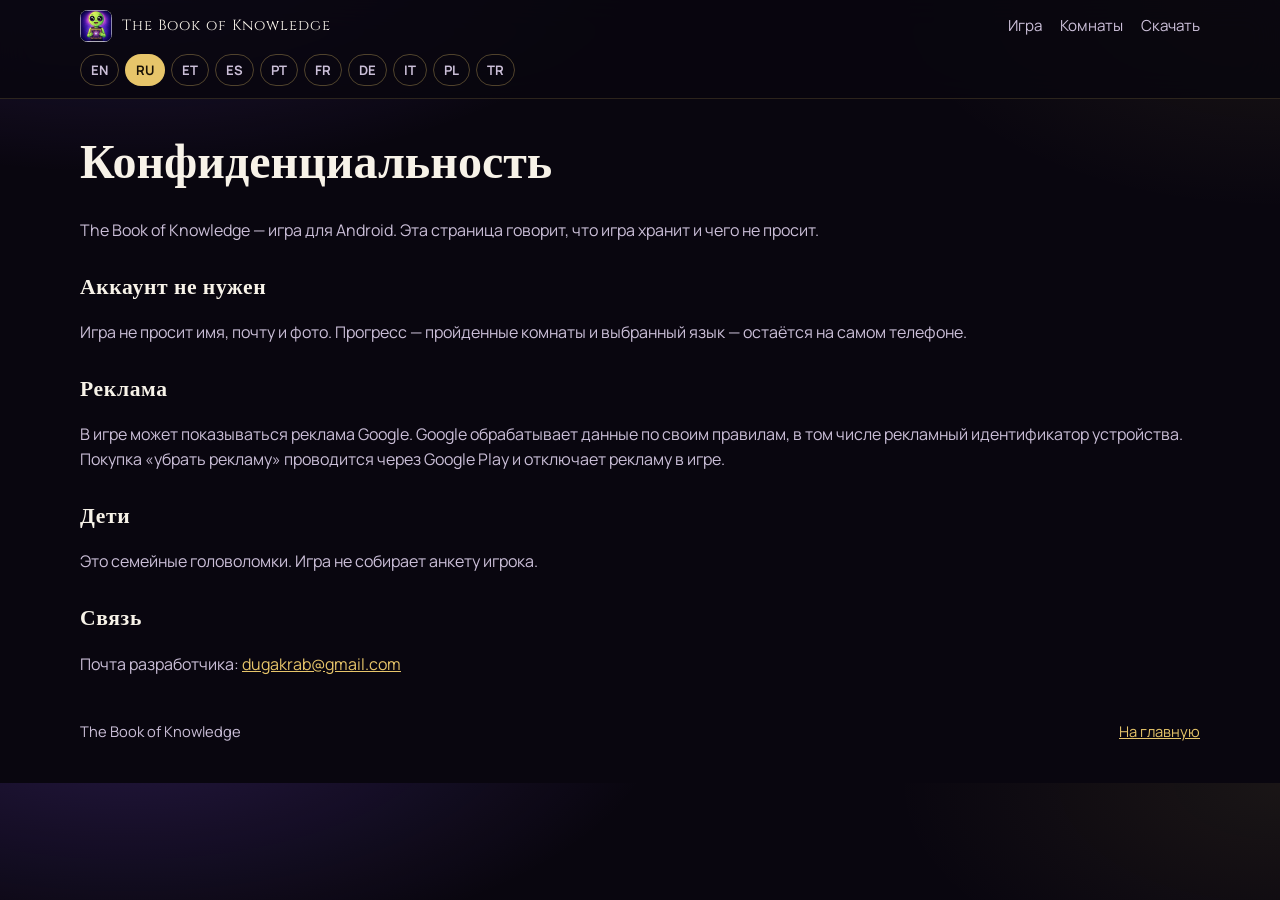
<file: the-book-of-knowledge/privacy.html>
<!DOCTYPE html>
<html lang="ru">
<head>
  <meta charset="utf-8">
  <meta name="viewport" content="width=device-width, initial-scale=1">
  <title>The Book of Knowledge — Конфиденциальность</title>
  <meta name="theme-color" content="#09060f">
  <link rel="icon" href="img/icon.png" type="image/png">
  <link rel="preconnect" href="https://fonts.googleapis.com">
  <link rel="preconnect" href="https://fonts.gstatic.com" crossorigin>
  <link href="https://fonts.googleapis.com/css2?family=Cinzel:wght@600;700&family=Manrope:wght@400;600;700&display=swap" rel="stylesheet">
  <link rel="stylesheet" href="css/style.css?v=10">
</head>
<body>
  <header class="site-header">
    <div class="wrap">
      <a class="brand" href="index.html">
        <img src="img/icon.png" alt="">
        <span class="brand-name">The Book of Knowledge</span>
      </a>
      <button class="menu-btn" type="button" aria-expanded="false" aria-controls="nav">
        <span data-i18n="menu">Меню</span>
      </button>
      <nav class="nav" id="nav">
        <a href="index.html#story" data-i18n="navGame">Игра</a>
        <a href="index.html#rooms" data-i18n="navRooms">Комнаты</a>
        <a href="index.html#download" data-i18n="navDownload">Скачать</a>
      </nav>
      <div class="langs" role="group" aria-label="Language">
        <button type="button" data-lang="en">EN</button>
        <button type="button" data-lang="ru" aria-pressed="true">RU</button>
        <button type="button" data-lang="et">ET</button>
        <button type="button" data-lang="es">ES</button>
        <button type="button" data-lang="pt">PT</button>
        <button type="button" data-lang="fr">FR</button>
        <button type="button" data-lang="de">DE</button>
        <button type="button" data-lang="it">IT</button>
        <button type="button" data-lang="pl">PL</button>
        <button type="button" data-lang="tr">TR</button>
      </div>
    </div>
  </header>

  <main class="wrap policy" id="main">
    <h1 data-i18n="privacyTitle">Конфиденциальность</h1>
    <p data-i18n="privacyIntro">The Book of Knowledge — игра для Android. Эта страница говорит, что игра хранит и чего не просит.</p>

    <h2 data-i18n="privacyAccount">Аккаунт не нужен</h2>
    <p data-i18n="privacyAccountText">Игра не просит имя, почту и фото. Прогресс — пройденные комнаты и выбранный язык — остаётся на самом телефоне.</p>

    <h2 data-i18n="privacyAds">Реклама</h2>
    <p data-i18n="privacyAdsText">В игре может показываться реклама Google. Google обрабатывает данные по своим правилам, в том числе рекламный идентификатор устройства. Покупка «убрать рекламу» проводится через Google Play и отключает рекламу в игре.</p>

    <h2 data-i18n="privacyKids">Дети</h2>
    <p data-i18n="privacyKidsText">Это семейные головоломки. Игра не собирает анкету игрока.</p>

    <h2 data-i18n="privacyContact">Связь</h2>
    <p><span data-i18n="privacyMail">Почта разработчика:</span> <a href="mailto:dugakrab@gmail.com">dugakrab@gmail.com</a></p>
  </main>

  <footer class="site-footer">
    <div class="wrap">
      <span>The Book of Knowledge</span>
      <a href="index.html" data-i18n="homeLink">На главную</a>
    </div>
  </footer>
  <script src="js/i18n.js"></script>
  <script src="js/main.js"></script>
</body>
</html>
</file>
<file: the-book-of-knowledge/css/style.css>
:root {
  --bg: #09060f;
  --bg-2: #140c22;
  --ink: #f7f2e8;
  --muted: #cbbfd8;
  --gold: #e7c56a;
  --gold-deep: #8d6424;
  --line: rgba(231, 197, 106, 0.32);
  --card: rgba(16, 10, 28, 0.78);
  --violet: #8a5cff;
  --header: 72px;
  --max: 1120px;
}

* { box-sizing: border-box; }
html { scroll-behavior: smooth; }
body {
  margin: 0;
  color: var(--ink);
  background:
    radial-gradient(900px 420px at 10% -10%, rgba(138, 92, 255, 0.22), transparent 60%),
    radial-gradient(700px 380px at 100% 0%, rgba(231, 197, 106, 0.08), transparent 55%),
    var(--bg);
  font-family: Manrope, "Segoe UI", sans-serif;
  line-height: 1.55;
}
img { max-width: 100%; display: block; }
a { color: inherit; }
button, a { -webkit-tap-highlight-color: transparent; }

.skip {
  position: absolute;
  left: 12px;
  top: -40px;
  background: var(--gold);
  color: #1a1206;
  padding: 8px 12px;
  z-index: 20;
}
.skip:focus { top: 12px; }

.wrap {
  width: min(var(--max), calc(100% - 32px));
  margin: 0 auto;
}

.site-header {
  position: sticky;
  top: 0;
  z-index: 10;
  height: auto;
  padding: 10px 0 12px;
  backdrop-filter: blur(16px);
  background: rgba(9, 6, 15, 0.86);
  border-bottom: 1px solid rgba(231, 197, 106, 0.16);
}
.site-header .wrap {
  display: flex;
  align-items: center;
  flex-wrap: wrap;
  gap: 12px 18px;
}
.brand {
  display: flex;
  align-items: center;
  gap: 10px;
  text-decoration: none;
  font-family: Cinzel, Georgia, serif;
  letter-spacing: 0.06em;
  font-size: 0.92rem;
  white-space: nowrap;
}
.brand img { width: 32px; height: 32px; border-radius: 8px; }
.nav {
  display: flex;
  gap: 18px;
  margin-left: auto;
}
.nav a {
  text-decoration: none;
  color: var(--muted);
  font-size: 0.95rem;
}
.nav a:hover { color: var(--ink); }
.langs {
  flex: 1 1 100%;
  display: flex;
  flex-wrap: wrap;
  gap: 6px;
}
.langs button {
  background: transparent;
  color: var(--muted);
  border: 1px solid var(--line);
  border-radius: 999px;
  padding: 5px 10px;
  font: inherit;
  font-size: 0.82rem;
  font-weight: 700;
  cursor: pointer;
}
.langs button[aria-pressed="true"] {
  background: var(--gold);
  color: #1a1206;
}
.menu-btn {
  display: none;
  margin-left: auto;
  background: transparent;
  color: var(--ink);
  border: 1px solid var(--line);
  border-radius: 10px;
  padding: 8px 10px;
  cursor: pointer;
}

.hero {
  display: grid;
  grid-template-columns: 1.05fr 0.95fr;
  min-height: calc(100svh - var(--header));
  border-bottom: 1px solid rgba(231, 197, 106, 0.12);
}
.hero-copy {
  display: flex;
  flex-direction: column;
  justify-content: center;
  padding: 56px 6vw 64px;
}
.kicker {
  margin: 0 0 14px;
  color: var(--gold);
  letter-spacing: 0.16em;
  text-transform: uppercase;
  font-size: 0.78rem;
  font-weight: 700;
}
.hero h1 {
  margin: 0;
  font-family: Cinzel, Georgia, serif;
  font-size: clamp(2.6rem, 5.4vw, 4.6rem);
  line-height: 0.92;
  letter-spacing: 0.03em;
  background: linear-gradient(180deg, #fff6d8 10%, #e7c56a 48%, #8a5a18 100%);
  -webkit-background-clip: text;
  background-clip: text;
  color: transparent;
}
.sub {
  margin: 16px 0 0;
  max-width: 38rem;
  color: #f3e7c4;
  font-size: 1.15rem;
  font-weight: 600;
}
.lead {
  max-width: 38rem;
  color: var(--muted);
  font-size: 1.12rem;
  margin: 18px 0 0;
}
.actions {
  display: flex;
  flex-wrap: wrap;
  gap: 12px;
  margin-top: 28px;
}
.btn {
  display: inline-flex;
  align-items: center;
  justify-content: center;
  min-height: 48px;
  padding: 0 18px;
  border-radius: 999px;
  text-decoration: none;
  font-weight: 700;
  border: 1px solid transparent;
}
.btn-gold {
  background: linear-gradient(180deg, #f3d78a, #c9963a);
  color: #241805;
}
.btn-ghost {
  border-color: var(--line);
  color: var(--ink);
  background: rgba(255, 255, 255, 0.03);
}
.btn:hover { filter: brightness(1.06); }
.hero-art {
  position: relative;
  min-height: 460px;
}
.hero-art img {
  width: 100%;
  height: 100%;
  object-fit: cover;
  object-position: 72% center;
}
.hero-art::after {
  content: "";
  position: absolute;
  inset: 0;
  background: linear-gradient(90deg, var(--bg) 0%, rgba(9, 6, 15, 0.2) 24%, transparent 42%);
}

.stats {
  display: grid;
  grid-template-columns: repeat(4, 1fr);
  border-bottom: 1px solid rgba(231, 197, 106, 0.12);
}
.stats div {
  padding: 22px 16px;
  text-align: center;
  border-right: 1px solid rgba(231, 197, 106, 0.12);
}
.stats div:last-child { border-right: 0; }
.stats strong {
  display: block;
  font-family: Cinzel, Georgia, serif;
  font-size: 1.7rem;
  color: var(--gold);
}
.stats span { color: var(--muted); font-size: 0.92rem; }

section { padding: 76px 0; scroll-margin-top: 132px; }
h2 {
  margin: 0 0 12px;
  font-family: Cinzel, Georgia, serif;
  font-size: clamp(1.8rem, 3vw, 2.5rem);
  font-weight: 700;
  letter-spacing: 0.03em;
}
.section-lead {
  margin: 0 0 28px;
  max-width: 40rem;
  color: var(--muted);
}

.split {
  display: grid;
  grid-template-columns: 1.05fr 0.95fr;
  gap: 36px;
  align-items: start;
}
.frame {
  border-radius: 18px;
  overflow: hidden;
  border: 1px solid var(--line);
  box-shadow: 0 20px 60px rgba(0, 0, 0, 0.35);
}
.frame img,
.frame video {
  width: 100%;
  display: block;
  background: #07040d;
}
.prose p { margin: 0 0 14px; color: var(--muted); font-size: 1.05rem; }
.prose ul { margin: 0 0 16px; padding-left: 1.2rem; color: var(--muted); }
.prose li { margin: 0 0 6px; }
.frame { position: sticky; top: 96px; }

.rooms {
  display: grid;
  grid-template-columns: repeat(3, 1fr);
  gap: 14px;
}
.room {
  background: var(--card);
  border: 1px solid rgba(231, 197, 106, 0.18);
  border-radius: 16px;
  padding: 18px 18px 20px;
  min-height: 168px;
}
.room b {
  display: block;
  color: var(--gold);
  font-family: Cinzel, Georgia, serif;
  letter-spacing: 0.08em;
  font-size: 0.78rem;
  margin-bottom: 8px;
}
.room h3 { margin: 0 0 8px; font-size: 1.2rem; }
.room p { margin: 0; color: var(--muted); }
.room-wide { grid-column: span 3; }

.gallery {
  display: grid;
  grid-template-columns: 1fr 1fr;
  gap: 14px;
}
.gallery figure {
  margin: 0;
  position: relative;
  overflow: hidden;
  border-radius: 18px;
  border: 1px solid rgba(231, 197, 106, 0.22);
  background: #120b1c;
  box-shadow: 0 16px 40px rgba(0, 0, 0, 0.28);
}
.gallery .wide { grid-column: 1 / -1; }
.gallery img {
  width: 100%;
  height: 100%;
  object-fit: cover;
  aspect-ratio: 16 / 9;
}
.gallery figcaption {
  position: absolute;
  left: 0;
  right: 0;
  bottom: 0;
  padding: 36px 16px 12px;
  background: linear-gradient(transparent, rgba(6, 3, 12, 0.88));
  font-size: 0.95rem;
}

.lang-grid {
  display: flex;
  flex-wrap: wrap;
  gap: 10px;
}
.lang-grid span {
  border: 1px solid var(--line);
  border-radius: 999px;
  padding: 8px 14px;
  color: #f3e7c4;
  background: rgba(255, 255, 255, 0.03);
}

.download {
  position: relative;
  overflow: hidden;
  scroll-margin-top: 132px;
  border-top: 1px solid rgba(231, 197, 106, 0.12);
  border-bottom: 1px solid rgba(231, 197, 106, 0.12);
}
.download::after {
  content: "";
  position: absolute;
  inset: 0;
  background: linear-gradient(90deg, rgba(9, 6, 15, 0.35), rgba(9, 6, 15, 0.05) 70%);
}
.download-bg {
  position: absolute;
  inset: 0;
  width: 100%;
  height: 100%;
  object-fit: cover;
  object-position: 70% center;
  filter: brightness(0.55) saturate(0.95);
}
.download-card {
  max-width: 34rem;
  padding: 28px 28px 22px;
  border-radius: 18px;
  background: rgba(9, 6, 15, 0.78);
  border: 1px solid rgba(231, 197, 106, 0.28);
}
.download-card h2 { margin-top: 0; }
.download .wrap { position: relative; z-index: 1; padding: 72px 0; }
.download p { max-width: 36rem; color: var(--muted); }
.store {
  margin-top: 18px;
  display: inline-flex;
  align-items: center;
  gap: 12px;
  background: #050308;
  color: white;
  border: 1px solid rgba(255, 255, 255, 0.18);
  border-radius: 12px;
  padding: 10px 16px 10px 12px;
  text-decoration: none;
}
.store small { display: block; font-size: 0.68rem; letter-spacing: 0.08em; opacity: 0.8; }
.store strong { font-size: 1.15rem; line-height: 1.1; }
.play-tri {
  width: 22px;
  height: 22px;
  fill: white;
}
.fine {
  margin-top: 14px;
  color: #b7abC4;
  font-size: 0.92rem;
}

.site-footer {
  padding: 28px 0 40px;
  color: var(--muted);
  font-size: 0.92rem;
}
.site-footer .wrap {
  display: flex;
  justify-content: space-between;
  gap: 16px;
  flex-wrap: wrap;
}
.site-footer a { color: var(--gold); }

.policy h1 {
  font-family: Cinzel, Georgia, serif;
  font-size: clamp(2rem, 4vw, 3rem);
  margin: 28px 0 8px;
}
.policy h2 { font-size: 1.35rem; margin-top: 28px; }
.policy p, .policy li { color: var(--muted); }
.policy a { color: var(--gold); }
.policy ul { padding-left: 18px; }

@media (max-width: 860px) {
  .menu-btn { display: inline-flex; }
  .brand-name { display: none; }
  .nav {
    display: none;
    position: absolute;
    top: 100%;
    left: 0;
    right: 0;
    flex-direction: column;
    gap: 0;
    background: rgba(9, 6, 15, 0.96);
    border-bottom: 1px solid var(--line);
    padding: 8px 16px 16px;
  }
  .nav.open { display: flex; }
  .nav a { padding: 12px 4px; }
  .hero, .split, .stats, .rooms { grid-template-columns: 1fr; }
  .frame { position: static; }
  .hero-art { min-height: 280px; order: -1; }
  .hero-art::after {
    background: linear-gradient(180deg, transparent 40%, var(--bg) 100%);
  }
  .hero-copy { padding: 28px 6vw 48px; }
  .stats div { border-right: 0; border-bottom: 1px solid rgba(231, 197, 106, 0.12); }
  .room-wide { grid-column: auto; }
  .gallery { grid-template-columns: 1fr; }
  .gallery .wide { grid-column: auto; }
  .download::after {
    background: linear-gradient(180deg, rgba(9, 6, 15, 0.55), rgba(9, 6, 15, 0.86));
  }
  section { padding: 56px 0; }
}

@media (prefers-reduced-motion: reduce) {
  html { scroll-behavior: auto; }
}
</file>
